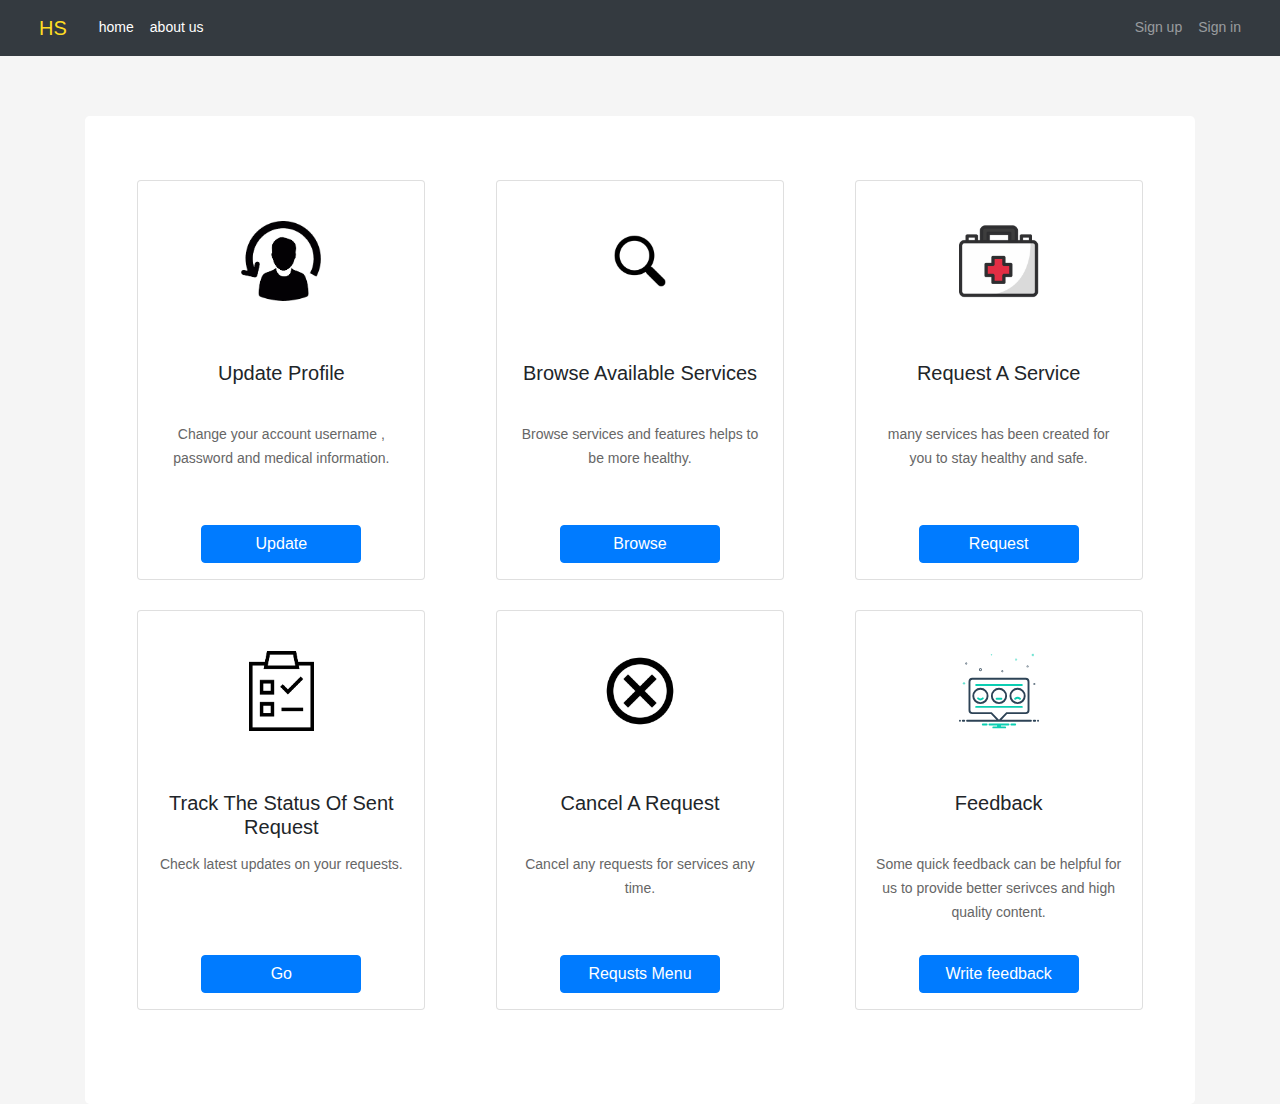
<file: pages/user_dashboard.html>
<!doctype html>
<html lang="en">
  <head>
    <!-- Required meta tags -->
    <meta charset="utf-8">
    <meta name="viewport" content="width=device-width, initial-scale=1, shrink-to-fit=no">

    <!-- Website Icon -->
    <link rel="icon" href="../images/Medical-Tab-Icon.svg">
    <!-- Bootstrap CSS -->
    <link rel="stylesheet" href="https://stackpath.bootstrapcdn.com/bootstrap/4.4.1/css/bootstrap.min.css" integrity="sha384-Vkoo8x4CGsO3+Hhxv8T/Q5PaXtkKtu6ug5TOeNV6gBiFeWPGFN9MuhOf23Q9Ifjh" crossorigin="anonymous">
    <!-- style.css -->
    <link rel="stylesheet" href="../styles/style.css">
    <title>Health Stats - Profile</title>

    <script src="https://ajax.googleapis.com/ajax/libs/jquery/3.4.1/jquery.min.js"></script>
  </head>
  <body>
    <nav class="navbar navbar-expand-sm bg-dark navbar-dark sticky-top">
        <div class="container-fluid ">
          <a class="navbar-brand" href="index.html">HS </a>
          <ul class="navbar-nav mr-auto">
            <li class="nav-item">
              <a class="nav-link active" href="index.html">home</a>
            </li>
            <li class="nav-item active">
              <a class="nav-link" href="about-us.html">about us</a>
            </li>
          </ul>
          <ul class="navbar-nav">
            <li class="nav-item">
              <a class="nav-link" href="sign-up.html">Sign up</a>
            </li>
            <li class="nav-item">
              <a class="nav-link" href="log-in.html">Sign in</a>
            </li>
          </ul>
        </div>
      </nav>


    <div class="container">
        <div class="jumbotron">
            <div class="row">
                <div class="col-lg-4 col-md-6 col-sm-12">
                    <div class="card" style="width: 18rem;">
                        <div class="card-icon">
                            <img src="../images/Update-Profile.png" class="card-img-top" alt="Update Profile">
                        </div>
                        <div class="card-body">
                          <h5 class="card-title">Update Profile</h5>
                          <p class="card-text">Change your account username , password and medical information.</p>
                          <a href="#" class="btn btn-primary">Update</a>
                        </div>
                      </div>
                </div>
                <div class="col-lg-4 col-md-6 col-sm-12">
                    <div class="card" style="width: 18rem;">
                        <div class="card-icon">
                            <img src="../images/Search-Services.png" class="card-img-top" alt="Browse Available Services">
                        </div>
                        <div class="card-body">
                          <h5 class="card-title">Browse Available Services</h5>
                          <p class="card-text">Browse services and features helps to be more healthy.</p>
                          <a href="#" class="btn btn-primary">Browse</a>
                        </div>
                      </div>
                </div>
                <div class="col-lg-4 col-md-6 col-sm-12">
                    <div class="card" style="width: 18rem;">
                        <div class="card-icon">
                            <img src="../images/Medical-Service.webp" class="card-img-top" alt="Request Medical Services">
                        </div>
                        <div class="card-body">
                          <h5 class="card-title">Request a Service</h5>
                          <p class="card-text">many services has been created for you to stay healthy and safe.</p>
                          <a href="#" class="btn btn-primary">Request</a>
                        </div>
                      </div>
                </div>

                <div class="col-lg-4 col-md-6 col-sm-12">
                    <div class="card" style="width: 18rem;">
                        <div class="card-icon">
                            <img src="../images/Service-Status.png" class="card-img-top" alt="• Track the status of sent request 
                            ">
                        </div>
                        <div class="card-body">
                          <h5 class="card-title">Track the Status of Sent Request</h5>
                          <p class="card-text">Check latest updates on your requests.</p>
                          <a href="#" class="btn btn-primary">Go</a>
                        </div>
                      </div>
                </div>
                <div class="col-lg-4 col-md-6 col-sm-12">
                    <div class="card" style="width: 18rem;">
                        <div class="card-icon">
                            <img src="../images/Cancel (1).png" class="card-img-top" alt="Cancel a Request">
                        </div>
                        <div class="card-body">
                          <h5 class="card-title">Cancel a Request</h5>
                          <p class="card-text">Cancel any requests for services any time.</p>
                          <a href="#" class="btn btn-primary">Requsts Menu</a>
                        </div>
                      </div>
                </div>
                <div class="col-lg-4 col-md-6 col-sm-12">
                    <div class="card" style="width: 18rem;">
                        <div class="card-icon">
                            <img src="../images/Feedback.svg" class="card-img-top" alt=" Send a feedback about the service">
                        </div>
                        <div class="card-body">
                          <h5 class="card-title">Feedback</h5>
                          <p class="card-text">Some quick feedback can be helpful for us to provide better serivces and high quality content.</p>
                          <a href="#" class="btn btn-primary">Write feedback</a>
                        </div>
                      </div>
                </div>
            </div>
        </div>
    </div>

    <!-- Optional JavaScript -->
    <!-- jQuery first, then Popper.js, then Bootstrap JS -->
    <script src="https://code.jquery.com/jquery-3.4.1.slim.min.js" integrity="sha384-J6qa4849blE2+poT4WnyKhv5vZF5SrPo0iEjwBvKU7imGFAV0wwj1yYfoRSJoZ+n" crossorigin="anonymous"></script>
    <script src="https://cdn.jsdelivr.net/npm/popper.js@1.16.0/dist/umd/popper.min.js" integrity="sha384-Q6E9RHvbIyZFJoft+2mJbHaEWldlvI9IOYy5n3zV9zzTtmI3UksdQRVvoxMfooAo" crossorigin="anonymous"></script>
    <script src="https://stackpath.bootstrapcdn.com/bootstrap/4.4.1/js/bootstrap.min.js" integrity="sha384-wfSDF2E50Y2D1uUdj0O3uMBJnjuUD4Ih7YwaYd1iqfktj0Uod8GCExl3Og8ifwB6" crossorigin="anonymous"></script>
  </body>
</html>
</file>
<file: styles/style.css>
body{
    /* padding-top: 130px; */
    background-color: whitesmoke;
}
.navbar-dark .navbar-brand {
    color: #FD2;
}
li {
    float: left;
  }
  
a {
    display: block;
    padding: 8px;
    /* background-color: #dddddd; */
  }
.jumbotron {
    background-color: white;
    margin-top: 60px;
    margin-left: auto;
    margin-right: auto;
}
.card {
    margin-bottom: 30px;
    text-align: center;
    height: 25rem;
    margin-left: auto;
    margin-right: auto;
}
.card .card-icon {
    text-align: center;
}
.card img {
    display: block;
    width: 100px;
    height: 80px;
    object-fit: contain;
    margin: 40px auto 40px auto;
}
.card-title {
    height: 50px;
}
p.card-text {
    height: 70px;
    margin-bottom: 2rem;
}
.btn-primary {
    width: 10rem;
    /* position: sticky; */
    /* right: 100px; */
}






/*//////////////////////////////////////////////////////////////////
[ FONT ]*/

  
  
  
  /*//////////////////////////////////////////////////////////////////
  [ RESTYLE TAG ]*/
  
  * {
      margin: 0px; 
      padding: 0px; 
      box-sizing: border-box;
  }
  
  body, html {
      height: 100%;
       
  }
  
  /*---------------------------------------------*/
  a {
      
      font-size: 14px;
      line-height: 1.7;
      color: #666666;
      margin: 0px;
      transition: all 0.4s;
      -webkit-transition: all 0.4s;
    -o-transition: all 0.4s;
    -moz-transition: all 0.4s;
  }
  
  a:focus {
      outline: none !important;
  }
  
  a:hover {
      text-decoration: none;
  }
  
  /*---------------------------------------------*/
  h1,h2,h3,h4,h5,h6 {
      margin: 0px;
      text-transform: capitalize;
  }
  
  p {
      
      font-size: 14px;
      line-height: 1.7;
      color: #666666;
      margin: 0px;
  }
  
  ul, li {
      margin: 0px;
      list-style-type: none;
  }
  
  
  /*---------------------------------------------*/
  input {
      outline: none;
      border: none;
  }
  
  textarea {
    outline: none;
    border: none;
  }
  
  textarea:focus, input:focus {
    border-color: transparent !important;
  }
  
  input::-webkit-input-placeholder { color: #666666;}
  input:-moz-placeholder { color: #666666;}
  input::-moz-placeholder { color: #666666;}
  input:-ms-input-placeholder { color: #666666;}
  
  textarea::-webkit-input-placeholder { color: #666666;}
  textarea:-moz-placeholder { color: #666666;}
  textarea::-moz-placeholder { color: #666666;}
  textarea:-ms-input-placeholder { color: #666666;}
  
  /*---------------------------------------------*/
  button {
      outline: none !important;
      border: none;
      background: transparent;
  }
  
  button:hover {
      cursor: pointer;
  }
  
  iframe {
      border: none !important;
  }
  
  /*//////////////////////////////////////////////////////////////////
  [ Utility ]*/
  .txt1 {
    
    font-size: 15px;
    line-height: 1.4;
    color: #999999;
  }
  
  .txt2 {
    
    font-size: 15px;
    line-height: 1.4;
    color: #4272d7;
  }
  
  .hov1:hover {
    text-decoration: underline;
  }
  
  .brd{
    border-top: 1px solid black;
    /* border-radius: 4px; */
  }
  
  /*//////////////////////////////////////////////////////////////////
  [ login ]*/
  
  .limiter {
    width: 100%;
    margin: 0 auto;
  }
  
  .container-login100 {
    width: 100%;  
    min-height: 100vh;
    display: -webkit-box;
    display: -webkit-flex;
    display: -moz-box;
    display: -ms-flexbox;
    display: flex;
    flex-wrap: wrap;
    justify-content: center;
    align-items: center;
    padding: 15px;
    background: #e9faff;
  }
  
  .wrap-login100 {
    width: 500px;
    background: #fff;
    border-radius: 10px;
    overflow: hidden;
  
    box-shadow: 0 3px 20px 0px rgba(0, 0, 0, 0.1);
    -moz-box-shadow: 0 3px 20px 0px rgba(0, 0, 0, 0.1);
    -webkit-box-shadow: 0 3px 20px 0px rgba(0, 0, 0, 0.1);
    -o-box-shadow: 0 3px 20px 0px rgba(0, 0, 0, 0.1);
    -ms-box-shadow: 0 3px 20px 0px rgba(0, 0, 0, 0.1);
  }
  
  
  /*==================================================================
  [ Form ]*/
  
  .login100-form {
    width: 100%;
  }
  
  .login100-form-title {
    display: block;
    
    font-size: 30px;
    color: #555555;
    line-height: 1.2;
    text-align: center;
  }
  
  /*------------------------------------------------------------------
  [ Input ]*/
  
  .wrap-input100 {
    width: 100%;
    position: relative;
    background-color: #fff;
    border: 1px solid #e6e6e6;
  }
  
  .wrap-input100.rs1 {
    border-top: none;
  }
  
  .input100 {
    display: block;
    width: 100%;
    background: transparent;
    
    font-size: 15px;
    color: #666666;
    line-height: 1.2;
  }
  
  
  /*---------------------------------------------*/
  input.input100 {
    height: 68px;
    padding: 0 25px 0 25px;
  }
  
  /*------------------------------------------------------------------
  [ Focus Input ]*/
  
  .focus-input100-1, 
  .focus-input100-2 {
    display: block;
    position: absolute;
    width: 100%;
    height: 100%;
    top: 0;
    left: 0;
    pointer-events: none;
  }
  
  .focus-input100-1::before,
  .focus-input100-2::before {
    content: "";
    display: block;
    position: absolute;
    width: 0;
    height: 1px;
    background-color: #4272d7;
  }
  
  .focus-input100-1::before {
    top: -1px;
    left: 0;
  }
  
  .focus-input100-2::before {
    bottom: -1px;
    right: 0;
  }
  
  .focus-input100-1::after,
  .focus-input100-2::after {
    content: "";
    display: block;
    position: absolute;
    width: 1px;
    height: 0;
    background-color: #4272d7;
  }
  
  .focus-input100-1::after {
    top: 0;
    right: -1px;
  }
  
  .focus-input100-2::after {
    bottom: 0;
    left: -1px;
  }
  
  .input100:focus + .focus-input100-1::before {
    -webkit-animation: full-w 0.2s linear 0s;
    animation: full-w 0.2s linear 0s;
    animation-fill-mode: both;
    -webkit-animation-fill-mode: both;
  }
  
  .input100:focus + .focus-input100-1::after {
    -webkit-animation: full-h 0.1s linear 0.2s;
    animation: full-h 0.1s linear 0.2s;
    animation-fill-mode: both;
    -webkit-animation-fill-mode: both;
  }
  
  .input100:focus + .focus-input100-1 + .focus-input100-2::before {
    -webkit-animation: full-w 0.2s linear 0.3s;
    animation: full-w 0.2s linear 0.3s;
    animation-fill-mode: both;
    -webkit-animation-fill-mode: both;
  }
  
  .input100:focus + .focus-input100-1 + .focus-input100-2::after {
    -webkit-animation: full-h 0.1s linear 0.5s;
    animation: full-h 0.1s linear 0.5s;
    animation-fill-mode: both;
    -webkit-animation-fill-mode: both;
  }
  
  
  @keyframes full-w {
    to {
      width: calc(100% + 1px);
    }
  }
  
  @keyframes full-h {
    to {
      height: calc(100% + 1px);
    }
  }
  
  
  /*------------------------------------------------------------------
  [ Button ]*/
  .container-login100-form-btn {
    width: 100%;
    display: -webkit-box;
    display: -webkit-flex;
    display: -moz-box;
    display: -ms-flexbox;
    display: flex;
    flex-wrap: wrap;
  }
  
  .login100-form-btn {
    display: -webkit-box;
    display: -webkit-flex;
    display: -moz-box;
    display: -ms-flexbox;
    display: flex;
    justify-content: center;
    align-items: center;
    padding: 0 20px;
    width: 100%;
    height: 60px;
    background-color: #4272d7;
  
    
    font-size: 14px;
    color: #fff;
    line-height: 1.2;
    text-transform: uppercase;
  
    -webkit-transition: all 0.4s;
    -o-transition: all 0.4s;
    -moz-transition: all 0.4s;
    transition: all 0.4s;
  }
  
  .login100-form-btn:hover {
    background-color: #333333;
  }
  
  
  /*------------------------------------------------------------------
  [ Alert validate ]*/
  
  .validate-input {
    position: relative;
  }
  
  .alert-validate::before {
    content: attr(data-validate);
    position: absolute;
    max-width: 70%;
    background-color: #fff;
    border: 1px solid #c80000;
    border-radius: 2px;
    padding: 4px 25px 4px 10px;
    top: 50%;
    -webkit-transform: translateY(-50%);
    -moz-transform: translateY(-50%);
    -ms-transform: translateY(-50%);
    -o-transform: translateY(-50%);
    transform: translateY(-50%);
    right: 12px;
    pointer-events: none;
  
    
    color: #c80000;
    font-size: 13px;
    line-height: 1.4;
    text-align: left;
  
    visibility: hidden;
    opacity: 0;
  
    -webkit-transition: opacity 0.4s;
    -o-transition: opacity 0.4s;
    -moz-transition: opacity 0.4s;
    transition: opacity 0.4s;
  }
  
  .alert-validate::after {
    content: "\f12a";
    isplay: block;
    position: absolute;
    color: #c80000;
    font-size: 16px;
    top: 50%;
    -webkit-transform: translateY(-50%);
    -moz-transform: translateY(-50%);
    -ms-transform: translateY(-50%);
    -o-transform: translateY(-50%);
    transform: translateY(-50%);
    right: 18px;
  }
  
  .alert-validate:hover:before {
    visibility: visible;
    opacity: 1;
  }
  
  @media (max-width: 992px) {
    .alert-validate::before {
      visibility: visible;
      opacity: 1;
    }
  }

/* .card {
  margin-bottom: 30px;
  text-align: center;
  height: 100%;
  margin-left: auto;
  margin-right: auto;
} */


.newsImg {
  display: block;
  width: 100%;
  height: 50%;
  margin:0 0 0 0;
}

.form-check{
  text-align: left;
}

  .blue-back{
    background: #e9faff;
    height: 100%;
    width: 100%;
    border: 1px solid #333333;
  }
  
  hr.hr-style-one {
    /* height:8px; */
    border: 2px dashed #999;
  }
  hr.main-hr {
    border: 0;
    height: 1px;
    background: #333;
    background-image: linear-gradient(to right, #ccc, #333, #ccc);
}
.Author-date  {
  margin: 10px auto;
}
.services-header {
  margin: auto auto 20px auto;
}
div.counter {
    text-align: center;
}
h1.count-text-header {
      font-size: 4.0em;
      font-weight: bold;
}
div.deaths , div.recovered {
    display: inline-block
}
.deaths {
  color: red;
  margin-right: 10px;
}
.recovered {
  color: green;
  margin-left: 10px;
}
.scrolling-news {
  margin-top: 40px;
  text-align: center;
}
</file>
